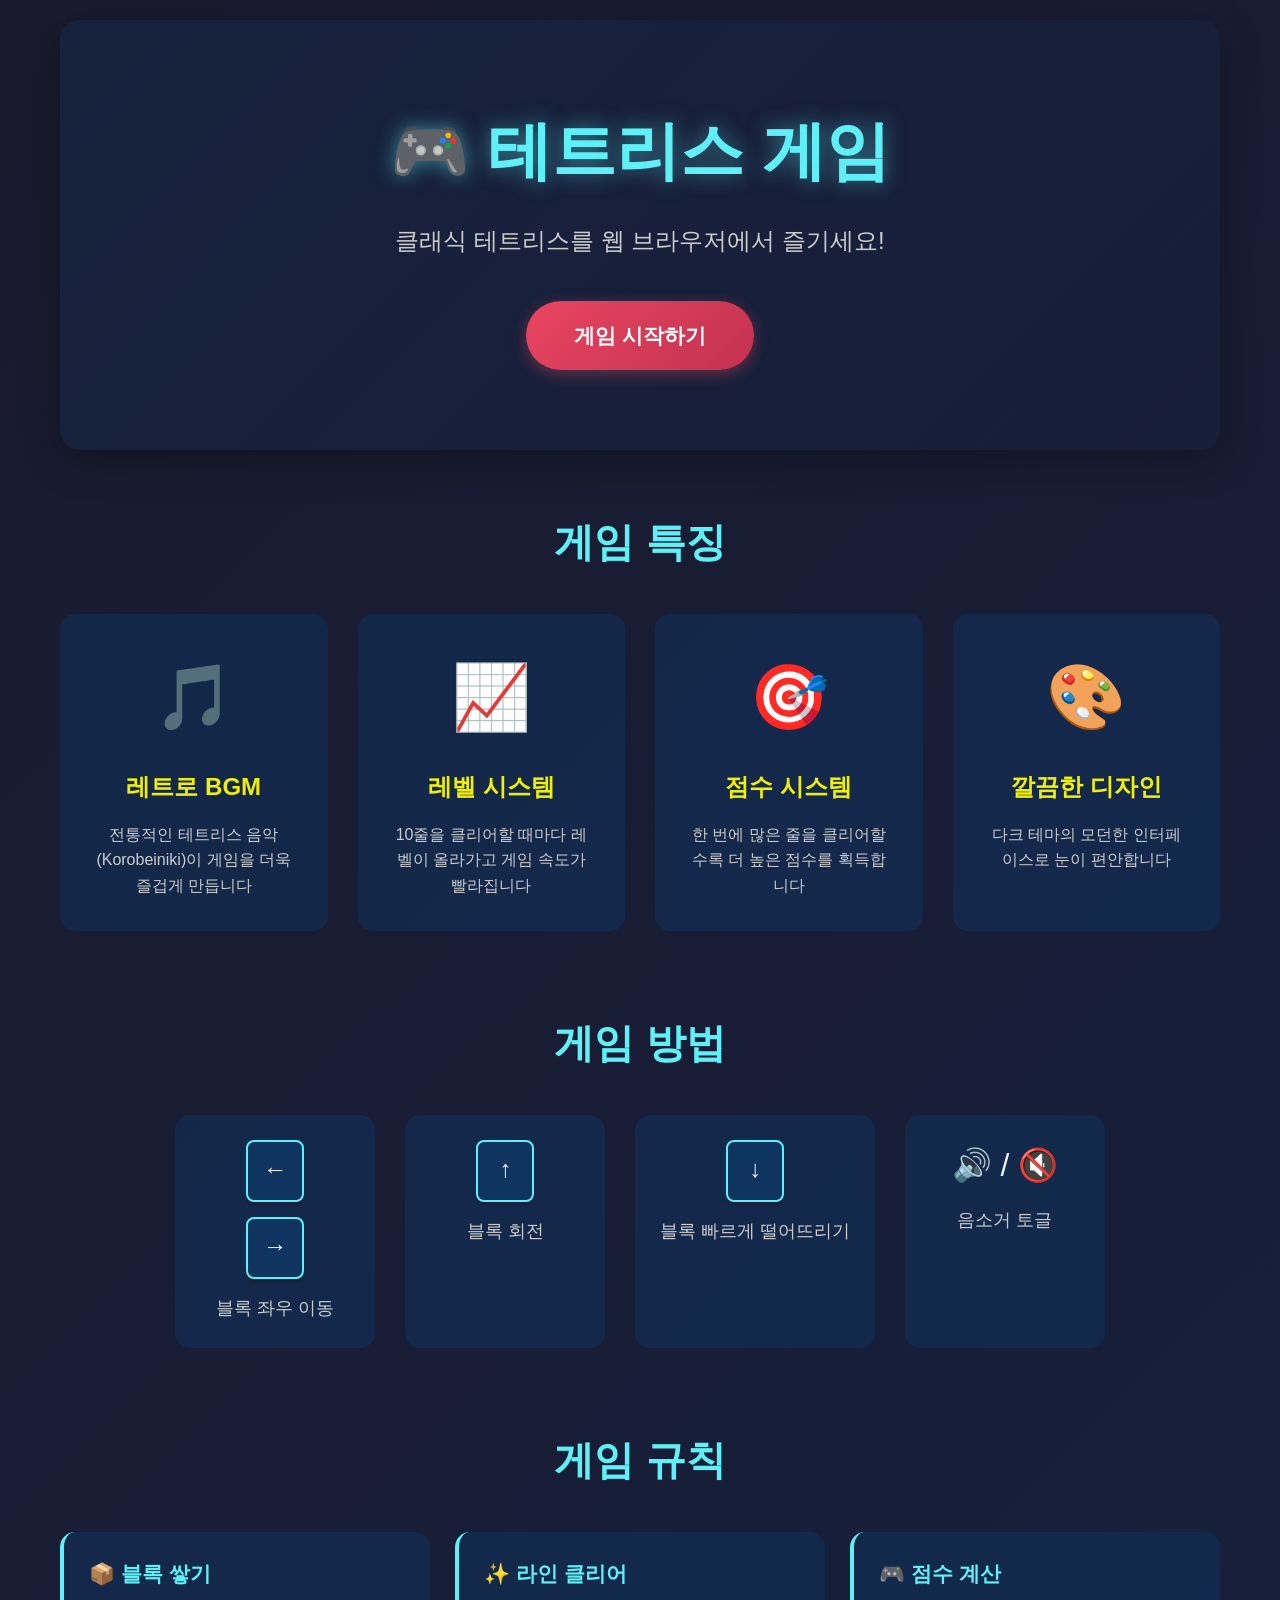
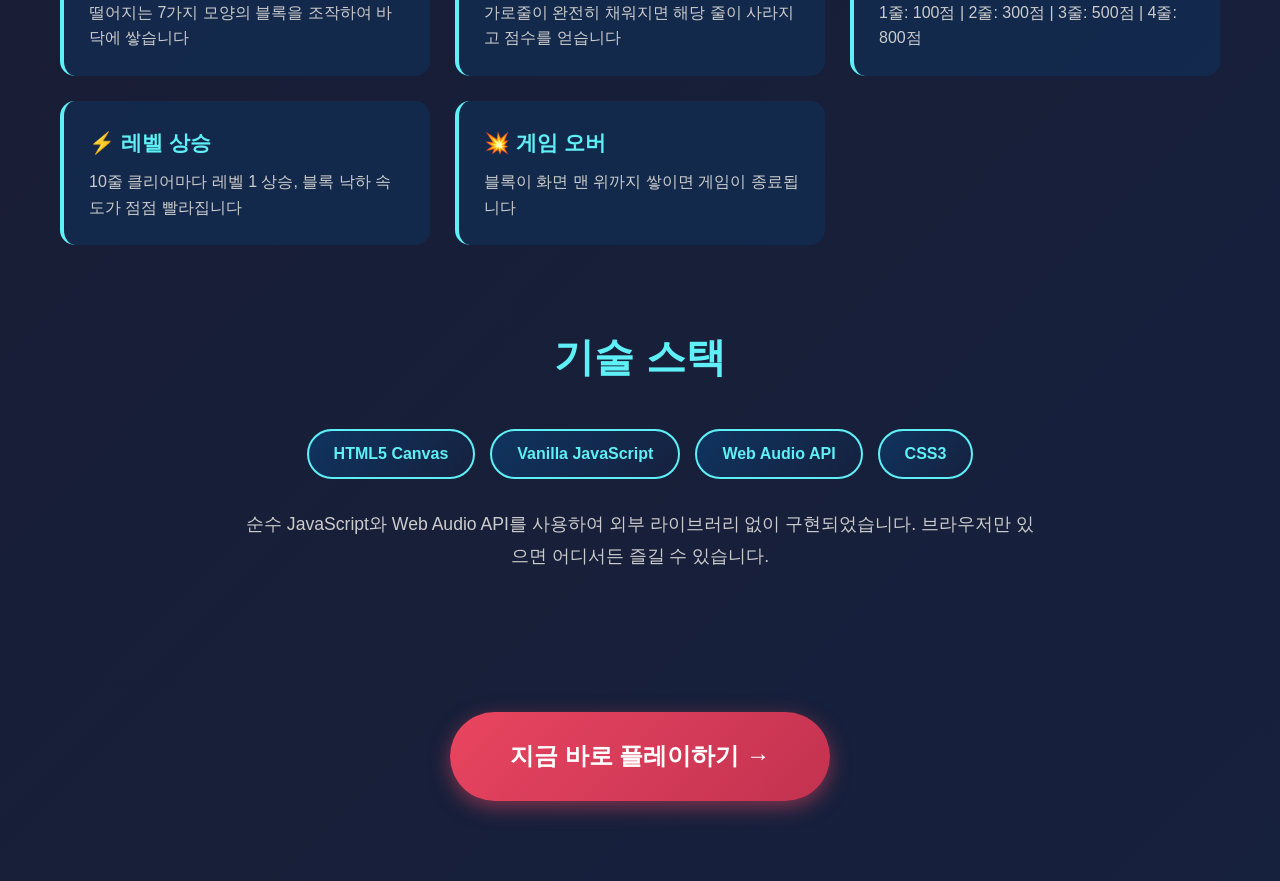
<file: index.html>
<!DOCTYPE html>
<html lang="ko">
<head>
  <meta charset="UTF-8">
  <meta name="viewport" content="width=device-width, initial-scale=1.0">
  <title>테트리스 게임 - 랜딩 페이지</title>
  <link rel="stylesheet" href="landing.css">
</head>
<body>
  <div class="landing-container">
    <header class="hero">
      <h1>🎮 테트리스 게임</h1>
      <p class="subtitle">클래식 테트리스를 웹 브라우저에서 즐기세요!</p>
      <a href="game.html" class="play-btn">게임 시작하기</a>
    </header>

    <section class="features">
      <h2>게임 특징</h2>
      <div class="feature-grid">
        <div class="feature-card">
          <div class="feature-icon">🎵</div>
          <h3>레트로 BGM</h3>
          <p>전통적인 테트리스 음악(Korobeiniki)이 게임을 더욱 즐겁게 만듭니다</p>
        </div>
        <div class="feature-card">
          <div class="feature-icon">📈</div>
          <h3>레벨 시스템</h3>
          <p>10줄을 클리어할 때마다 레벨이 올라가고 게임 속도가 빨라집니다</p>
        </div>
        <div class="feature-card">
          <div class="feature-icon">🎯</div>
          <h3>점수 시스템</h3>
          <p>한 번에 많은 줄을 클리어할수록 더 높은 점수를 획득합니다</p>
        </div>
        <div class="feature-card">
          <div class="feature-icon">🎨</div>
          <h3>깔끔한 디자인</h3>
          <p>다크 테마의 모던한 인터페이스로 눈이 편안합니다</p>
        </div>
      </div>
    </section>

    <section class="how-to-play">
      <h2>게임 방법</h2>
      <div class="controls-info">
        <div class="control-item">
          <kbd>←</kbd>
          <kbd>→</kbd>
          <span>블록 좌우 이동</span>
        </div>
        <div class="control-item">
          <kbd>↑</kbd>
          <span>블록 회전</span>
        </div>
        <div class="control-item">
          <kbd>↓</kbd>
          <span>블록 빠르게 떨어뜨리기</span>
        </div>
        <div class="control-item">
          <span class="btn-icon">🔊 / 🔇</span>
          <span>음소거 토글</span>
        </div>
      </div>
    </section>

    <section class="rules">
      <h2>게임 규칙</h2>
      <div class="rules-content">
        <div class="rule-item">
          <h3>📦 블록 쌓기</h3>
          <p>떨어지는 7가지 모양의 블록을 조작하여 바닥에 쌓습니다</p>
        </div>
        <div class="rule-item">
          <h3>✨ 라인 클리어</h3>
          <p>가로줄이 완전히 채워지면 해당 줄이 사라지고 점수를 얻습니다</p>
        </div>
        <div class="rule-item">
          <h3>🎮 점수 계산</h3>
          <p>1줄: 100점 | 2줄: 300점 | 3줄: 500점 | 4줄: 800점</p>
        </div>
        <div class="rule-item">
          <h3>⚡ 레벨 상승</h3>
          <p>10줄 클리어마다 레벨 1 상승, 블록 낙하 속도가 점점 빨라집니다</p>
        </div>
        <div class="rule-item">
          <h3>💥 게임 오버</h3>
          <p>블록이 화면 맨 위까지 쌓이면 게임이 종료됩니다</p>
        </div>
      </div>
    </section>

    <section class="tech-info">
      <h2>기술 스택</h2>
      <div class="tech-tags">
        <span class="tech-tag">HTML5 Canvas</span>
        <span class="tech-tag">Vanilla JavaScript</span>
        <span class="tech-tag">Web Audio API</span>
        <span class="tech-tag">CSS3</span>
      </div>
      <p class="tech-description">
        순수 JavaScript와 Web Audio API를 사용하여 외부 라이브러리 없이 구현되었습니다.
        브라우저만 있으면 어디서든 즐길 수 있습니다.
      </p>
    </section>

    <footer class="cta">
      <a href="game.html" class="play-btn-large">지금 바로 플레이하기 →</a>
    </footer>
  </div>
</body>
</html>
</file>
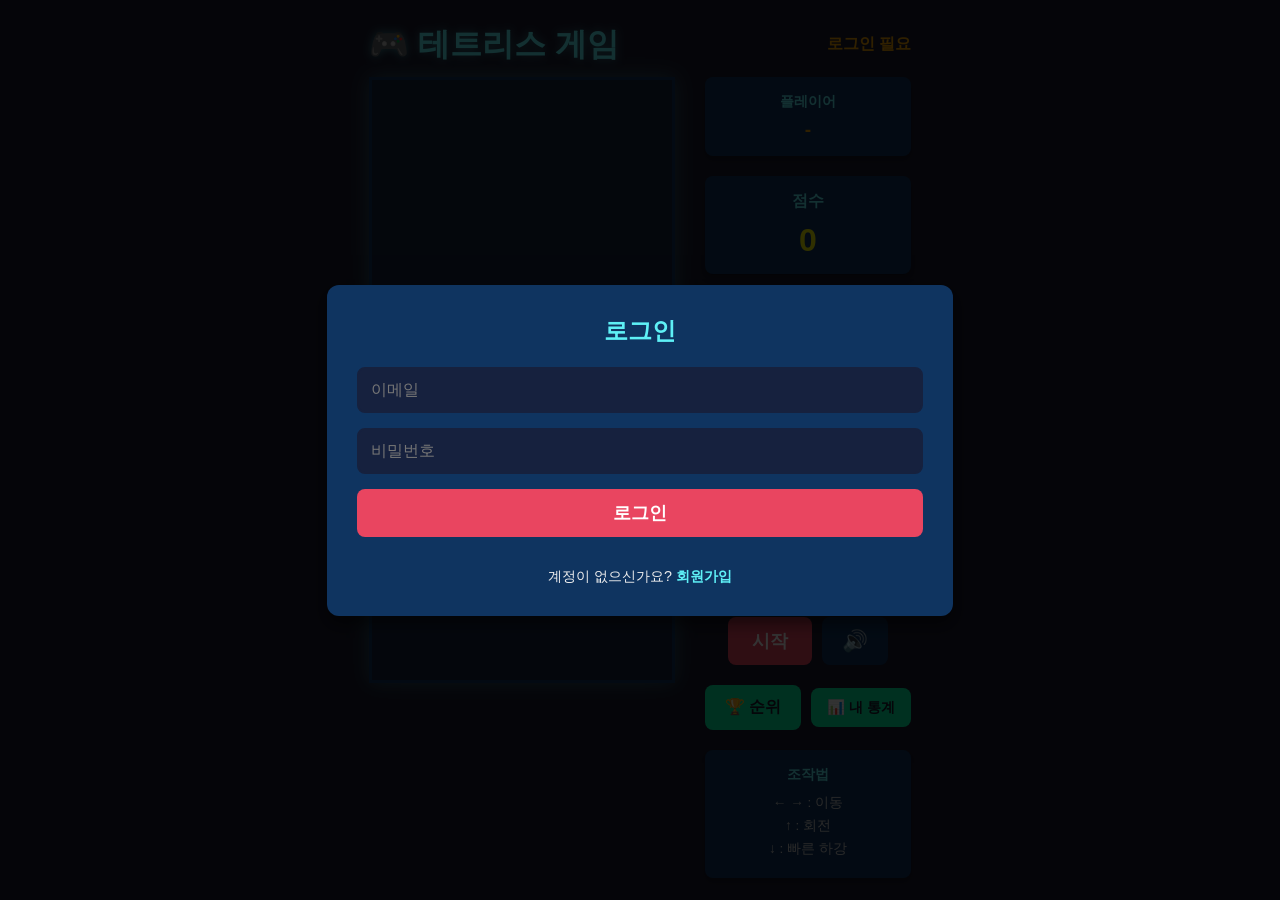
<file: game.html>
<!DOCTYPE html>
<html lang="ko">
<head>
  <meta charset="UTF-8">
  <meta name="viewport" content="width=device-width, initial-scale=1.0">
  <title>테트리스 게임</title>
  <link rel="stylesheet" href="style.css">
</head>
<body>
  <!-- 로그인/회원가입 모달 -->
  <div id="authModal" class="modal" style="display: none;">
    <div class="modal-content auth-modal">
      <h2 id="authTitle">로그인</h2>

      <!-- 로그인 폼 -->
      <div id="loginForm">
        <input type="email" id="loginEmail" placeholder="이메일" required>
        <input type="password" id="loginPassword" placeholder="비밀번호" required>
        <button id="loginBtn" class="primary-btn">로그인</button>
        <p class="switch-auth">
          계정이 없으신가요? <a href="#" id="showRegister">회원가입</a>
        </p>
      </div>

      <!-- 회원가입 폼 -->
      <div id="registerForm" style="display: none;">
        <input type="email" id="registerEmail" placeholder="이메일" required>
        <input type="text" id="registerUsername" placeholder="사용자명" required>
        <input type="password" id="registerPassword" placeholder="비밀번호 (6자 이상)" required>
        <button id="registerBtn" class="primary-btn">회원가입</button>
        <p class="switch-auth">
          이미 계정이 있으신가요? <a href="#" id="showLogin">로그인</a>
        </p>
      </div>

      <div id="authError" class="error-message" style="display: none;"></div>
    </div>
  </div>

  <!-- 리더보드 모달 -->
  <div id="leaderboardModal" class="modal" style="display: none;">
    <div class="modal-content leaderboard-modal">
      <span class="close-btn" onclick="closeLeaderboard()">&times;</span>
      <h2>🏆 리더보드</h2>
      <div id="leaderboardContent"></div>
    </div>
  </div>

  <!-- 사용자 통계 모달 -->
  <div id="statsModal" class="modal" style="display: none;">
    <div class="modal-content stats-modal">
      <span class="close-btn" onclick="closeStats()">&times;</span>
      <h2>📊 내 통계</h2>
      <div id="statsContent"></div>
    </div>
  </div>

  <div class="container">
    <!-- 헤더 -->
    <div class="header">
      <h1>🎮 테트리스 게임</h1>
      <div class="user-info-header">
        <span id="currentUsername">로그인 필요</span>
        <button id="logoutBtn" style="display: none;">로그아웃</button>
      </div>
    </div>

    <!-- 전체 최고 점수 표시 -->
    <div class="top-score-banner" id="topScoreBanner" style="display: none;">
      <span class="trophy-icon">👑</span>
      <span id="topScoreText">최고 기록: - </span>
    </div>

    <div class="game-area">
      <canvas id="gameBoard" width="300" height="600"></canvas>
      <div class="sidebar">
        <div class="player-info">
          <h3>플레이어</h3>
          <div id="playerName">-</div>
        </div>
        <div class="score-panel">
          <h2>점수</h2>
          <div id="score">0</div>
        </div>
        <div class="level-panel">
          <h2>레벨</h2>
          <div id="level">1</div>
        </div>
        <div class="next-panel">
          <h2>다음 블록</h2>
          <canvas id="nextPiece" width="120" height="120"></canvas>
        </div>
        <div class="button-group">
          <button id="startBtn">시작</button>
          <button id="muteBtn">🔊</button>
        </div>
        <div class="button-group">
          <button id="leaderboardBtn" class="secondary-btn">🏆 순위</button>
          <button id="myStatsBtn" class="secondary-btn">📊 내 통계</button>
        </div>
        <div class="controls">
          <h3>조작법</h3>
          <p>← → : 이동</p>
          <p>↑ : 회전</p>
          <p>↓ : 빠른 하강</p>
        </div>
      </div>
    </div>
  </div>

  <script src="api-client.js"></script>
  <script src="tetris.js"></script>
</body>
</html>
</file>
<file: landing.css>
* {
  box-sizing: border-box;
  margin: 0;
  padding: 0;
}

body {
  font-family: 'Malgun Gothic', 'Apple SD Gothic Neo', sans-serif;
  background: linear-gradient(135deg, #1a1a2e 0%, #16213e 100%);
  color: #eee;
  line-height: 1.6;
}

.landing-container {
  max-width: 1200px;
  margin: 0 auto;
  padding: 20px;
}

/* Hero Section */
.hero {
  text-align: center;
  padding: 80px 20px;
  background: linear-gradient(135deg, rgba(15, 52, 96, 0.3) 0%, rgba(22, 33, 62, 0.3) 100%);
  border-radius: 20px;
  margin-bottom: 60px;
  box-shadow: 0 10px 40px rgba(0, 0, 0, 0.3);
}

.hero h1 {
  font-size: 4rem;
  margin-bottom: 20px;
  color: #5ef0f6;
  text-shadow: 0 0 20px rgba(94, 240, 246, 0.5);
  animation: glow 2s ease-in-out infinite alternate;
}

@keyframes glow {
  from {
    text-shadow: 0 0 20px rgba(94, 240, 246, 0.5);
  }
  to {
    text-shadow: 0 0 30px rgba(94, 240, 246, 0.8);
  }
}

.subtitle {
  font-size: 1.5rem;
  margin-bottom: 40px;
  color: #ccc;
}

.play-btn {
  display: inline-block;
  padding: 18px 48px;
  font-size: 1.3rem;
  font-weight: bold;
  background: linear-gradient(135deg, #e94560 0%, #c23250 100%);
  color: white;
  text-decoration: none;
  border-radius: 50px;
  transition: all 0.3s ease;
  box-shadow: 0 4px 15px rgba(233, 69, 96, 0.4);
}

.play-btn:hover {
  transform: translateY(-3px);
  box-shadow: 0 8px 25px rgba(233, 69, 96, 0.6);
}

/* Features Section */
.features {
  margin-bottom: 80px;
}

.features h2,
.how-to-play h2,
.rules h2,
.tech-info h2 {
  text-align: center;
  font-size: 2.5rem;
  margin-bottom: 40px;
  color: #5ef0f6;
}

.feature-grid {
  display: grid;
  grid-template-columns: repeat(auto-fit, minmax(250px, 1fr));
  gap: 30px;
}

.feature-card {
  background: rgba(15, 52, 96, 0.5);
  padding: 30px;
  border-radius: 15px;
  text-align: center;
  transition: all 0.3s ease;
  border: 2px solid transparent;
}

.feature-card:hover {
  transform: translateY(-5px);
  border-color: #5ef0f6;
  box-shadow: 0 10px 30px rgba(94, 240, 246, 0.2);
}

.feature-icon {
  font-size: 4rem;
  margin-bottom: 20px;
}

.feature-card h3 {
  font-size: 1.5rem;
  margin-bottom: 15px;
  color: #f0f000;
}

.feature-card p {
  color: #ccc;
  font-size: 1rem;
}

/* How to Play Section */
.how-to-play {
  margin-bottom: 80px;
  text-align: center;
}

.controls-info {
  display: flex;
  flex-wrap: wrap;
  justify-content: center;
  gap: 30px;
  margin-top: 40px;
}

.control-item {
  display: flex;
  flex-direction: column;
  align-items: center;
  gap: 15px;
  padding: 25px;
  background: rgba(15, 52, 96, 0.5);
  border-radius: 15px;
  min-width: 200px;
}

kbd {
  display: inline-block;
  padding: 10px 20px;
  font-size: 1.5rem;
  background: #0f3460;
  border: 2px solid #5ef0f6;
  border-radius: 8px;
  box-shadow: 0 4px 0 #16213e;
  font-family: monospace;
  margin: 0 5px;
}

.btn-icon {
  font-size: 2rem;
}

.control-item span:last-child {
  color: #ccc;
  font-size: 1.1rem;
}

/* Rules Section */
.rules {
  margin-bottom: 80px;
}

.rules-content {
  display: grid;
  grid-template-columns: repeat(auto-fit, minmax(300px, 1fr));
  gap: 25px;
}

.rule-item {
  background: rgba(15, 52, 96, 0.5);
  padding: 25px;
  border-radius: 15px;
  border-left: 4px solid #5ef0f6;
}

.rule-item h3 {
  font-size: 1.3rem;
  margin-bottom: 10px;
  color: #5ef0f6;
}

.rule-item p {
  color: #ccc;
  font-size: 1rem;
}

/* Tech Info Section */
.tech-info {
  text-align: center;
  margin-bottom: 80px;
}

.tech-tags {
  display: flex;
  flex-wrap: wrap;
  justify-content: center;
  gap: 15px;
  margin: 30px 0;
}

.tech-tag {
  display: inline-block;
  padding: 10px 25px;
  background: linear-gradient(135deg, #0f3460 0%, #16213e 100%);
  border: 2px solid #5ef0f6;
  border-radius: 25px;
  font-size: 1rem;
  font-weight: bold;
  color: #5ef0f6;
}

.tech-description {
  max-width: 800px;
  margin: 0 auto;
  font-size: 1.1rem;
  color: #ccc;
  line-height: 1.8;
}

/* CTA Footer */
.cta {
  text-align: center;
  padding: 60px 20px;
}

.play-btn-large {
  display: inline-block;
  padding: 25px 60px;
  font-size: 1.5rem;
  font-weight: bold;
  background: linear-gradient(135deg, #e94560 0%, #c23250 100%);
  color: white;
  text-decoration: none;
  border-radius: 50px;
  transition: all 0.3s ease;
  box-shadow: 0 6px 20px rgba(233, 69, 96, 0.5);
}

.play-btn-large:hover {
  transform: translateY(-5px) scale(1.05);
  box-shadow: 0 12px 35px rgba(233, 69, 96, 0.7);
}

/* Responsive */
@media (max-width: 768px) {
  .hero h1 {
    font-size: 2.5rem;
  }

  .subtitle {
    font-size: 1.2rem;
  }

  .features h2,
  .how-to-play h2,
  .rules h2,
  .tech-info h2 {
    font-size: 2rem;
  }

  .feature-grid {
    grid-template-columns: 1fr;
  }

  .controls-info {
    flex-direction: column;
  }

  .rules-content {
    grid-template-columns: 1fr;
  }
}
</file>
<file: style.css>
* {
  box-sizing: border-box;
  margin: 0;
  padding: 0;
}

body {
  font-family: 'Malgun Gothic', 'Apple SD Gothic Neo', sans-serif;
  background: #1a1a2e;
  color: #eee;
  display: flex;
  justify-content: center;
  align-items: center;
  min-height: 100vh;
}

.container {
  text-align: center;
  max-width: 1200px;
  margin: 0 auto;
  padding: 20px;
}

.header {
  display: flex;
  justify-content: space-between;
  align-items: center;
  margin-bottom: 10px;
}

h1 {
  margin: 0;
  font-size: 2rem;
  color: #5ef0f6;
  text-shadow: 0 0 10px rgba(94, 240, 246, 0.5);
}

.user-info-header {
  display: flex;
  align-items: center;
  gap: 10px;
}

#currentUsername {
  color: #f0a000;
  font-weight: bold;
}

#logoutBtn {
  padding: 8px 16px;
  background: #e94560;
  color: white;
  border: none;
  border-radius: 6px;
  cursor: pointer;
  font-size: 0.9rem;
  transition: all 0.3s;
}

#logoutBtn:hover {
  background: #c23250;
}

.game-area {
  display: flex;
  gap: 30px;
  justify-content: center;
  align-items: flex-start;
}

#gameBoard {
  border: 3px solid #0f3460;
  background: #16213e;
  box-shadow: 0 0 20px rgba(94, 240, 246, 0.3);
}

.sidebar {
  display: flex;
  flex-direction: column;
  gap: 20px;
  text-align: center;
  min-width: 150px;
}

.score-panel,
.level-panel,
.next-panel {
  background: #0f3460;
  padding: 15px;
  border-radius: 8px;
  box-shadow: 0 4px 6px rgba(0, 0, 0, 0.3);
}

.score-panel h2,
.level-panel h2,
.next-panel h2 {
  font-size: 1rem;
  margin-bottom: 10px;
  color: #5ef0f6;
}

#score {
  font-size: 2rem;
  font-weight: bold;
  color: #f0f000;
}

#level {
  font-size: 2rem;
  font-weight: bold;
  color: #00f0a0;
}

#nextPiece {
  border: 2px solid #16213e;
  background: #16213e;
  margin: 0 auto;
  display: block;
}

#startBtn {
  padding: 12px 24px;
  font-size: 1.1rem;
  font-weight: bold;
  background: #e94560;
  color: white;
  border: none;
  border-radius: 8px;
  cursor: pointer;
  transition: all 0.3s;
  font-family: inherit;
}

#startBtn:hover {
  background: #c23250;
  transform: translateY(-2px);
  box-shadow: 0 4px 8px rgba(233, 69, 96, 0.4);
}

#startBtn:active {
  transform: translateY(0);
}

.controls {
  background: #0f3460;
  padding: 15px;
  border-radius: 8px;
  box-shadow: 0 4px 6px rgba(0, 0, 0, 0.3);
}

.controls h3 {
  font-size: 0.9rem;
  margin-bottom: 10px;
  color: #5ef0f6;
}

.controls p {
  margin: 5px 0;
  font-size: 0.85rem;
  color: #ccc;
}

.button-group {
  display: flex;
  gap: 10px;
  justify-content: center;
  align-items: center;
}

#muteBtn {
  padding: 12px 20px;
  font-size: 1.3rem;
  background: #0f3460;
  color: white;
  border: none;
  border-radius: 8px;
  cursor: pointer;
  transition: all 0.3s;
  font-family: inherit;
}

#muteBtn:hover {
  background: #16213e;
  transform: scale(1.1);
}

#muteBtn:active {
  transform: scale(0.95);
}

/* 모달 스타일 */
.modal {
  display: flex;
  position: fixed;
  z-index: 1000;
  left: 0;
  top: 0;
  width: 100%;
  height: 100%;
  background-color: rgba(0, 0, 0, 0.8);
  justify-content: center;
  align-items: center;
}

.modal-content {
  background: #0f3460;
  padding: 30px;
  border-radius: 12px;
  box-shadow: 0 8px 16px rgba(0, 0, 0, 0.5);
  text-align: center;
  min-width: 300px;
}

.modal-content h2 {
  color: #5ef0f6;
  margin-bottom: 20px;
}

#playerNameInput {
  width: 100%;
  padding: 12px;
  font-size: 1rem;
  border: 2px solid #16213e;
  border-radius: 8px;
  background: #16213e;
  color: #eee;
  margin-bottom: 20px;
  font-family: inherit;
}

#playerNameInput:focus {
  outline: none;
  border-color: #5ef0f6;
}

#startGameBtn {
  width: 100%;
  padding: 12px 24px;
  font-size: 1.1rem;
  font-weight: bold;
  background: #e94560;
  color: white;
  border: none;
  border-radius: 8px;
  cursor: pointer;
  transition: all 0.3s;
  font-family: inherit;
}

#startGameBtn:hover {
  background: #c23250;
  transform: translateY(-2px);
}

/* 플레이어 정보 */
.player-info {
  background: #0f3460;
  padding: 15px;
  border-radius: 8px;
  box-shadow: 0 4px 6px rgba(0, 0, 0, 0.3);
}

.player-info h3 {
  font-size: 0.9rem;
  margin-bottom: 8px;
  color: #5ef0f6;
}

#playerName {
  font-size: 1.2rem;
  font-weight: bold;
  color: #f0a000;
}

/* 리더보드 버튼 */
#leaderboardBtn {
  padding: 12px 20px;
  font-size: 1rem;
  background: #00f0a0;
  color: #1a1a2e;
  border: none;
  border-radius: 8px;
  cursor: pointer;
  transition: all 0.3s;
  font-family: inherit;
  font-weight: bold;
}

#leaderboardBtn:hover {
  background: #00d890;
  transform: translateY(-2px);
}

/* 리더보드 모달 */
.leaderboard-modal {
  min-width: 500px;
  max-width: 90%;
  max-height: 80vh;
  overflow-y: auto;
}

.close-btn {
  position: absolute;
  right: 20px;
  top: 20px;
  font-size: 2rem;
  cursor: pointer;
  color: #5ef0f6;
  transition: all 0.3s;
}

.close-btn:hover {
  color: #e94560;
  transform: scale(1.2);
}

#leaderboardContent {
  margin-top: 20px;
}

.leaderboard-table {
  width: 100%;
  border-collapse: collapse;
  margin-top: 20px;
}

.leaderboard-table th {
  background: #16213e;
  padding: 12px;
  color: #5ef0f6;
  font-size: 0.9rem;
}

.leaderboard-table td {
  padding: 10px;
  border-bottom: 1px solid #16213e;
}

.leaderboard-table tr:hover {
  background: #16213e;
}

.rank-1 { color: #ffd700; font-weight: bold; }
.rank-2 { color: #c0c0c0; font-weight: bold; }
.rank-3 { color: #cd7f32; font-weight: bold; }

/* 인증 모달 */
.auth-modal {
  min-width: 400px;
}

.auth-modal input {
  width: 100%;
  padding: 12px;
  margin-bottom: 15px;
  font-size: 1rem;
  border: 2px solid #16213e;
  border-radius: 8px;
  background: #16213e;
  color: #eee;
  font-family: inherit;
}

.auth-modal input:focus {
  outline: none;
  border-color: #5ef0f6;
}

.primary-btn {
  width: 100%;
  padding: 12px 24px;
  font-size: 1.1rem;
  font-weight: bold;
  background: #e94560;
  color: white;
  border: none;
  border-radius: 8px;
  cursor: pointer;
  transition: all 0.3s;
  font-family: inherit;
  margin-bottom: 15px;
}

.primary-btn:hover {
  background: #c23250;
  transform: translateY(-2px);
}

.switch-auth {
  text-align: center;
  margin-top: 15px;
  font-size: 0.9rem;
}

.switch-auth a {
  color: #5ef0f6;
  text-decoration: none;
  font-weight: bold;
}

.switch-auth a:hover {
  text-decoration: underline;
}

.error-message {
  background: rgba(233, 69, 96, 0.2);
  border: 1px solid #e94560;
  color: #ff6b6b;
  padding: 10px;
  border-radius: 6px;
  margin-top: 15px;
  font-size: 0.9rem;
}

/* 최고 점수 배너 */
.top-score-banner {
  background: linear-gradient(135deg, #667eea 0%, #764ba2 100%);
  padding: 15px 30px;
  border-radius: 12px;
  margin-bottom: 20px;
  box-shadow: 0 4px 15px rgba(102, 126, 234, 0.4);
  display: flex;
  align-items: center;
  justify-content: center;
  gap: 10px;
  animation: pulse 2s infinite;
}

@keyframes pulse {
  0%, 100% {
    box-shadow: 0 4px 15px rgba(102, 126, 234, 0.4);
  }
  50% {
    box-shadow: 0 4px 25px rgba(102, 126, 234, 0.7);
  }
}

.trophy-icon {
  font-size: 2rem;
  animation: bounce 1s infinite;
}

@keyframes bounce {
  0%, 100% {
    transform: translateY(0);
  }
  50% {
    transform: translateY(-10px);
  }
}

#topScoreText {
  font-size: 1.2rem;
  font-weight: bold;
  color: white;
  text-shadow: 0 2px 4px rgba(0, 0, 0, 0.3);
}

/* 보조 버튼 */
.secondary-btn {
  padding: 10px 16px;
  font-size: 0.9rem;
  background: #00f0a0;
  color: #1a1a2e;
  border: none;
  border-radius: 8px;
  cursor: pointer;
  transition: all 0.3s;
  font-family: inherit;
  font-weight: bold;
}

.secondary-btn:hover {
  background: #00d890;
  transform: translateY(-2px);
}

/* 통계 모달 */
.stats-modal {
  min-width: 400px;
}

.stat-item {
  background: #16213e;
  padding: 15px;
  margin: 10px 0;
  border-radius: 8px;
  display: flex;
  justify-content: space-between;
  align-items: center;
}

.stat-label {
  color: #5ef0f6;
  font-size: 1rem;
}

.stat-value {
  color: #f0a000;
  font-size: 1.5rem;
  font-weight: bold;
}
</file>
